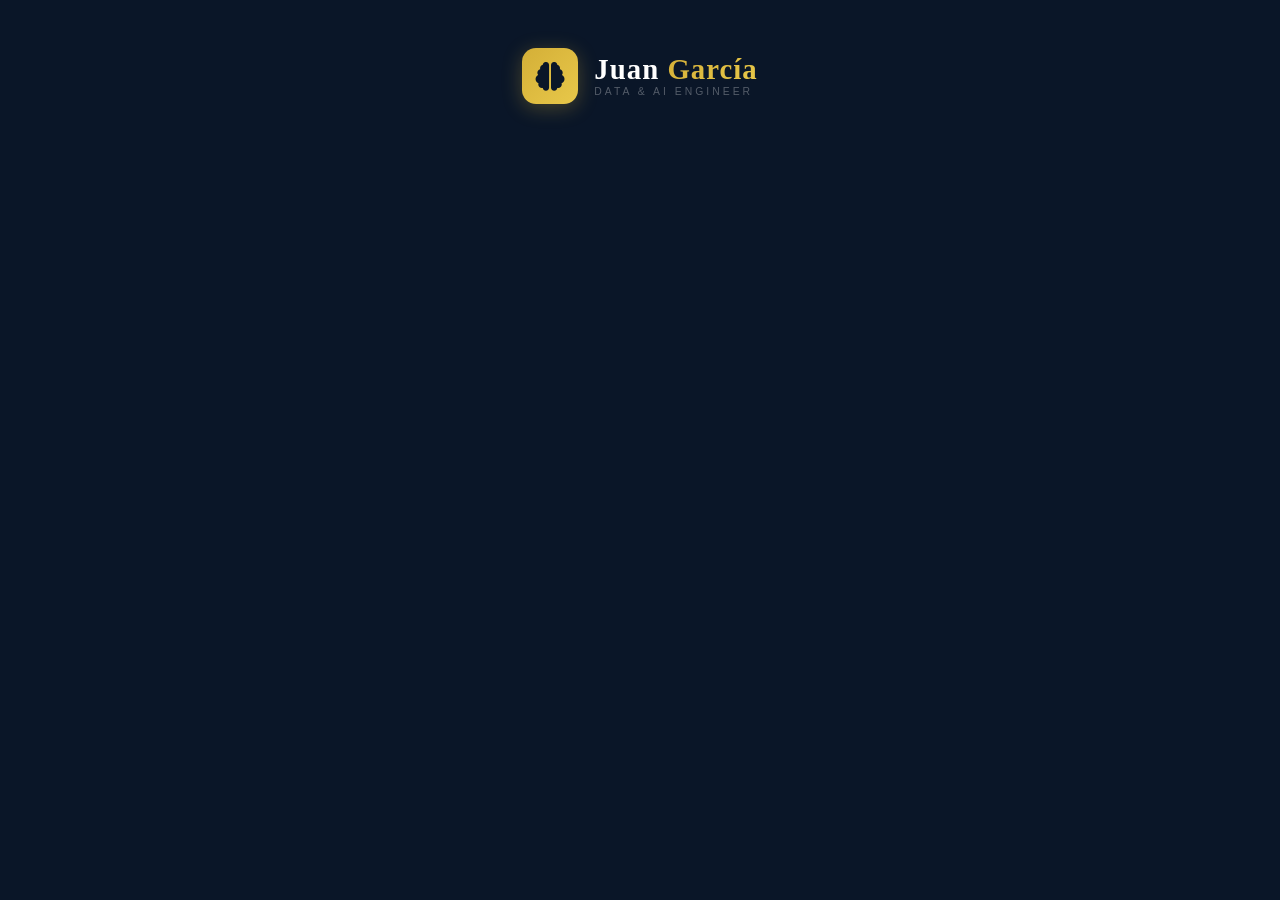
<file: deepseek_html_20260713_1e55b7.html>
<!DOCTYPE html>
<html>
<head>
<link rel="stylesheet" href="https://cdnjs.cloudflare.com/ajax/libs/font-awesome/6.5.0/css/all.min.css">
<style>
.logo {
    display: flex;
    align-items: center;
    gap: 16px;
    text-decoration: none;
    font-family: 'Georgia', serif;
}
.logo-icon {
    width: 56px;
    height: 56px;
    background: linear-gradient(135deg, #D4AF37, #E8C84A);
    border-radius: 14px;
    display: flex;
    align-items: center;
    justify-content: center;
    font-size: 1.8rem;
    color: #0A1628;
    box-shadow: 0 4px 20px rgba(212, 175, 55, 0.3);
    transition: transform 0.3s;
}
.logo-icon:hover {
    transform: rotate(-8deg) scale(1.05);
}
.logo-text {
    display: flex;
    flex-direction: column;
}
.logo-text .name {
    font-size: 1.8rem;
    font-weight: 700;
    color: #FFFFFF;
    line-height: 1;
    letter-spacing: 1px;
}
.logo-text .name .highlight {
    background: linear-gradient(135deg, #D4AF37, #E8C84A);
    -webkit-background-clip: text;
    -webkit-text-fill-color: transparent;
}
.logo-text .subtitle {
    font-size: 0.65rem;
    color: rgba(255,255,255,0.3);
    letter-spacing: 3px;
    text-transform: uppercase;
    font-family: Arial, sans-serif;
    font-weight: 300;
    margin-top: 2px;
}
</style>
</head>
<body style="background: #0A1628; padding: 40px; display: flex; justify-content: center;">

<!-- LOGOTIPO CON ICONO -->
<a href="#" class="logo">
    <div class="logo-icon">
        <i class="fas fa-brain"></i>
    </div>
    <div class="logo-text">
        <div class="name">Juan <span class="highlight">García</span></div>
        <div class="subtitle">Data & AI Engineer</div>
    </div>
</a>

</body>
</html>
</file>
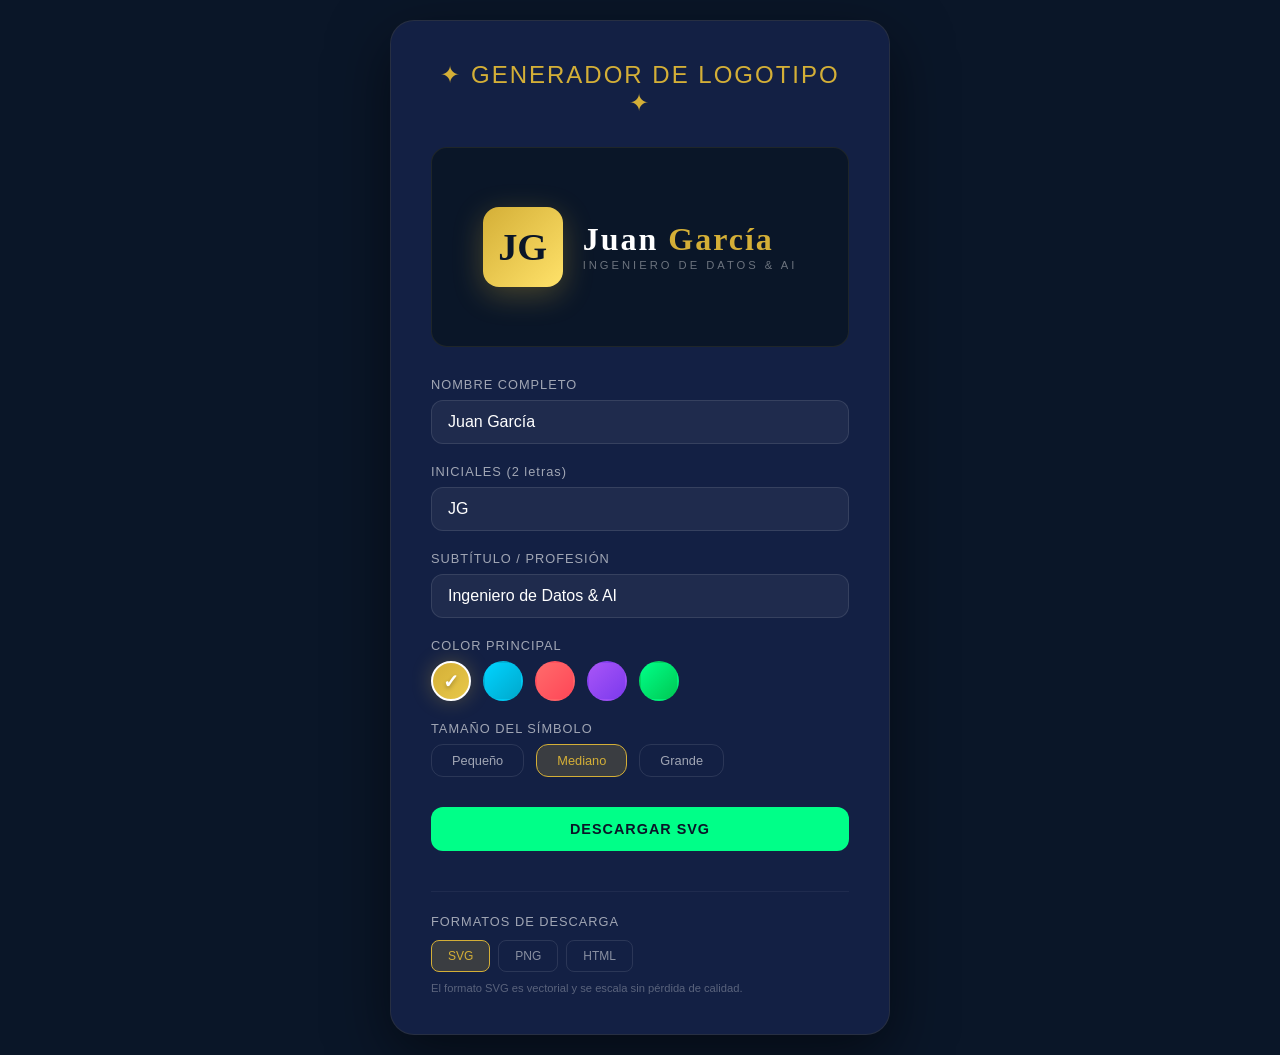
<file: deepseek_html_20260713_6271f0.html>
<!DOCTYPE html>
<html lang="es">
<head>
    <meta charset="UTF-8">
    <meta name="viewport" content="width=device-width, initial-scale=1.0">
    <title>Generador de Logotipo</title>
    <style>
        * {
            margin: 0;
            padding: 0;
            box-sizing: border-box;
        }
        body {
            font-family: 'Arial', sans-serif;
            background: #0A1628;
            display: flex;
            justify-content: center;
            align-items: center;
            min-height: 100vh;
            padding: 20px;
        }
        .container {
            background: #132044;
            border-radius: 24px;
            padding: 40px;
            max-width: 500px;
            width: 100%;
            box-shadow: 0 20px 60px rgba(0,0,0,0.5);
            border: 1px solid rgba(212, 175, 55, 0.1);
        }
        h1 {
            color: #D4AF37;
            font-size: 1.5rem;
            text-align: center;
            margin-bottom: 30px;
            font-weight: 300;
            letter-spacing: 2px;
        }
        .logo-preview {
            display: flex;
            justify-content: center;
            margin-bottom: 30px;
            padding: 30px;
            background: #0A1628;
            border-radius: 16px;
            border: 1px solid rgba(212, 175, 55, 0.1);
            min-height: 200px;
            align-items: center;
        }
        .logo-display {
            display: flex;
            align-items: center;
            gap: 20px;
        }
        .logo-symbol {
            width: 80px;
            height: 80px;
            border-radius: 16px;
            background: linear-gradient(135deg, #D4AF37, #E8C84A);
            display: flex;
            align-items: center;
            justify-content: center;
            font-size: 2.5rem;
            font-weight: 900;
            color: #0A1628;
            font-family: 'Georgia', serif;
            box-shadow: 0 8px 30px rgba(212, 175, 55, 0.3);
            position: relative;
        }
        .logo-symbol::after {
            content: '';
            position: absolute;
            inset: -4px;
            border-radius: 20px;
            background: linear-gradient(135deg, rgba(212, 175, 55, 0.3), transparent);
            z-index: -1;
        }
        .logo-text {
            display: flex;
            flex-direction: column;
        }
        .logo-text .name {
            font-family: 'Georgia', serif;
            font-size: 2rem;
            font-weight: 700;
            color: #FFFFFF;
            letter-spacing: 2px;
            line-height: 1;
        }
        .logo-text .name span {
            color: #D4AF37;
        }
        .logo-text .subtitle {
            font-size: 0.7rem;
            color: rgba(255,255,255,0.4);
            letter-spacing: 3px;
            text-transform: uppercase;
            margin-top: 4px;
            font-weight: 300;
        }
        .controls {
            display: flex;
            flex-direction: column;
            gap: 20px;
        }
        .control-group {
            display: flex;
            flex-direction: column;
            gap: 8px;
        }
        .control-group label {
            color: rgba(255,255,255,0.6);
            font-size: 0.8rem;
            letter-spacing: 1px;
            font-weight: 300;
        }
        .control-group input[type="text"] {
            padding: 12px 16px;
            border-radius: 12px;
            border: 1px solid rgba(255,255,255,0.1);
            background: rgba(255,255,255,0.05);
            color: #FFFFFF;
            font-size: 1rem;
            transition: all 0.3s;
        }
        .control-group input[type="text"]:focus {
            outline: none;
            border-color: #D4AF37;
            box-shadow: 0 0 0 4px rgba(212, 175, 55, 0.1);
        }
        .btn-group {
            display: flex;
            gap: 12px;
            margin-top: 10px;
        }
        .btn {
            flex: 1;
            padding: 14px;
            border: none;
            border-radius: 12px;
            font-size: 0.9rem;
            font-weight: 600;
            cursor: pointer;
            transition: all 0.3s;
            text-transform: uppercase;
            letter-spacing: 1px;
        }
        .btn-primary {
            background: linear-gradient(135deg, #D4AF37, #E8C84A);
            color: #0A1628;
        }
        .btn-primary:hover {
            transform: translateY(-2px);
            box-shadow: 0 8px 30px rgba(212, 175, 55, 0.3);
        }
        .btn-secondary {
            background: rgba(255,255,255,0.05);
            color: #FFFFFF;
            border: 1px solid rgba(255,255,255,0.1);
        }
        .btn-secondary:hover {
            background: rgba(255,255,255,0.1);
        }
        .btn-success {
            background: #00FF88;
            color: #0A1628;
        }
        .btn-success:hover {
            transform: translateY(-2px);
            box-shadow: 0 8px 30px rgba(0, 255, 136, 0.3);
        }
        .color-options {
            display: flex;
            gap: 12px;
            flex-wrap: wrap;
        }
        .color-option {
            width: 40px;
            height: 40px;
            border-radius: 50%;
            border: 2px solid transparent;
            cursor: pointer;
            transition: all 0.3s;
            position: relative;
        }
        .color-option:hover {
            transform: scale(1.1);
        }
        .color-option.active {
            border-color: #FFFFFF;
            box-shadow: 0 0 20px rgba(212, 175, 55, 0.3);
        }
        .color-option.active::after {
            content: '✓';
            position: absolute;
            top: 50%;
            left: 50%;
            transform: translate(-50%, -50%);
            color: white;
            font-size: 1.2rem;
            font-weight: bold;
            text-shadow: 0 2px 4px rgba(0,0,0,0.3);
        }
        .color-option.gold { background: linear-gradient(135deg, #D4AF37, #E8C84A); }
        .color-option.blue { background: linear-gradient(135deg, #00D4FF, #00A8CC); }
        .color-option.rose { background: linear-gradient(135deg, #FF6B6B, #FF4757); }
        .color-option.purple { background: linear-gradient(135deg, #A855F7, #7C3AED); }
        .color-option.green { background: linear-gradient(135deg, #00FF88, #00C853); }
        
        .size-options {
            display: flex;
            gap: 12px;
        }
        .size-option {
            padding: 8px 20px;
            border-radius: 12px;
            border: 1px solid rgba(255,255,255,0.1);
            background: transparent;
            color: rgba(255,255,255,0.6);
            cursor: pointer;
            transition: all 0.3s;
            font-size: 0.8rem;
        }
        .size-option:hover {
            background: rgba(255,255,255,0.05);
        }
        .size-option.active {
            background: rgba(212, 175, 55, 0.2);
            border-color: #D4AF37;
            color: #D4AF37;
        }
        
        .download-section {
            margin-top: 20px;
            padding-top: 20px;
            border-top: 1px solid rgba(255,255,255,0.05);
        }
        .format-options {
            display: flex;
            gap: 8px;
            margin: 10px 0;
        }
        .format-btn {
            padding: 8px 16px;
            border: 1px solid rgba(255,255,255,0.1);
            border-radius: 8px;
            background: transparent;
            color: rgba(255,255,255,0.5);
            cursor: pointer;
            font-size: 0.75rem;
            transition: all 0.3s;
        }
        .format-btn:hover {
            border-color: #D4AF37;
            color: #D4AF37;
        }
        .format-btn.active {
            background: rgba(212, 175, 55, 0.2);
            border-color: #D4AF37;
            color: #D4AF37;
        }
        
        @media (max-width: 480px) {
            .container { padding: 20px; }
            .logo-text .name { font-size: 1.5rem; }
            .logo-symbol { width: 60px; height: 60px; font-size: 2rem; }
            .btn-group { flex-direction: column; }
        }
    </style>
</head>
<body>
    <div class="container">
        <h1>✦ GENERADOR DE LOGOTIPO ✦</h1>
        
        <div class="logo-preview">
            <div class="logo-display" id="logoDisplay">
                <div class="logo-symbol" id="logoSymbol">JG</div>
                <div class="logo-text">
                    <div class="name" id="logoName">Juan <span>García</span></div>
                    <div class="subtitle" id="logoSubtitle">Ingeniero de Datos & AI</div>
                </div>
            </div>
        </div>
        
        <div class="controls">
            <div class="control-group">
                <label>NOMBRE COMPLETO</label>
                <input type="text" id="nameInput" value="Juan García" placeholder="Tu nombre completo">
            </div>
            
            <div class="control-group">
                <label>INICIALES (2 letras)</label>
                <input type="text" id="initialsInput" value="JG" maxlength="2" placeholder="JG" style="text-transform: uppercase;">
            </div>
            
            <div class="control-group">
                <label>SUBTÍTULO / PROFESIÓN</label>
                <input type="text" id="subtitleInput" value="Ingeniero de Datos & AI" placeholder="Tu profesión">
            </div>
            
            <div class="control-group">
                <label>COLOR PRINCIPAL</label>
                <div class="color-options" id="colorOptions">
                    <div class="color-option active" data-color="gold" style="background: linear-gradient(135deg, #D4AF37, #E8C84A);"></div>
                    <div class="color-option" data-color="blue" style="background: linear-gradient(135deg, #00D4FF, #00A8CC);"></div>
                    <div class="color-option" data-color="rose" style="background: linear-gradient(135deg, #FF6B6B, #FF4757);"></div>
                    <div class="color-option" data-color="purple" style="background: linear-gradient(135deg, #A855F7, #7C3AED);"></div>
                    <div class="color-option" data-color="green" style="background: linear-gradient(135deg, #00FF88, #00C853);"></div>
                </div>
            </div>
            
            <div class="control-group">
                <label>TAMAÑO DEL SÍMBOLO</label>
                <div class="size-options" id="sizeOptions">
                    <div class="size-option" data-size="small">Pequeño</div>
                    <div class="size-option active" data-size="medium">Mediano</div>
                    <div class="size-option" data-size="large">Grande</div>
                </div>
            </div>
            
            <div class="btn-group">
                <button class="btn btn-success" id="downloadLogoBtn">
                    <i class="fas fa-download"></i> DESCARGAR SVG
                </button>
            </div>
            
            <div class="download-section">
                <label style="color: rgba(255,255,255,0.6); font-size: 0.8rem; letter-spacing: 1px;">FORMATOS DE DESCARGA</label>
                <div class="format-options">
                    <button class="format-btn active" data-format="svg">SVG</button>
                    <button class="format-btn" data-format="png">PNG</button>
                    <button class="format-btn" data-format="html">HTML</button>
                </div>
                <p style="color: rgba(255,255,255,0.3); font-size: 0.7rem; margin-top: 8px;">
                    El formato SVG es vectorial y se escala sin pérdida de calidad.
                </p>
            </div>
        </div>
    </div>

    <script>
        // DOM Elements
        const nameInput = document.getElementById('nameInput');
        const initialsInput = document.getElementById('initialsInput');
        const subtitleInput = document.getElementById('subtitleInput');
        const logoSymbol = document.getElementById('logoSymbol');
        const logoName = document.getElementById('logoName');
        const logoSubtitle = document.getElementById('logoSubtitle');
        const logoDisplay = document.getElementById('logoDisplay');
        const colorOptions = document.querySelectorAll('.color-option');
        const sizeOptions = document.querySelectorAll('.size-option');
        const formatBtns = document.querySelectorAll('.format-btn');
        
        let selectedColor = '#D4AF37';
        let selectedSize = 'medium';
        let selectedFormat = 'svg';
        
        // Update logo in real-time
        function updateLogo() {
            const name = nameInput.value || 'Tu Nombre';
            const initials = initialsInput.value.toUpperCase() || 'TN';
            const subtitle = subtitleInput.value || 'Tu Profesión';
            
            // Update symbol
            logoSymbol.textContent = initials;
            
            // Update name with color span
            const nameParts = name.split(' ');
            let firstName = nameParts[0] || 'Tu';
            let lastName = nameParts.slice(1).join(' ') || 'Nombre';
            
            if (nameParts.length === 1) {
                firstName = name;
                lastName = '';
            }
            
            logoName.innerHTML = `${firstName} ${lastName ? `<span>${lastName}</span>` : ''}`;
            
            // Update subtitle
            logoSubtitle.textContent = subtitle;
            
            // Update symbol color
            logoSymbol.style.background = `linear-gradient(135deg, ${selectedColor}, ${lightenColor(selectedColor, 20)})`;
            
            // Update size
            const sizes = {
                small: { symbol: '60px', text: '1.5rem', gap: '12px' },
                medium: { symbol: '80px', text: '2rem', gap: '20px' },
                large: { symbol: '100px', text: '2.5rem', gap: '25px' }
            };
            
            const size = sizes[selectedSize];
            logoSymbol.style.width = size.symbol;
            logoSymbol.style.height = size.symbol;
            logoSymbol.style.fontSize = `calc(${size.text} * 1.2)`;
            logoName.style.fontSize = size.text;
            logoDisplay.style.gap = size.gap;
        }
        
        // Helper: Lighten color
        function lightenColor(color, percent) {
            const num = parseInt(color.replace('#', ''), 16);
            const amt = Math.round(2.55 * percent);
            const R = Math.min(255, (num >> 16) + amt);
            const G = Math.min(255, ((num >> 8) & 0x00FF) + amt);
            const B = Math.min(255, (num & 0x0000FF) + amt);
            return `#${(1 << 24 | R << 16 | G << 8 | B).toString(16).slice(1)}`;
        }
        
        // Color selection
        colorOptions.forEach(option => {
            option.addEventListener('click', function() {
                colorOptions.forEach(opt => opt.classList.remove('active'));
                this.classList.add('active');
                const colorMap = {
                    gold: '#D4AF37',
                    blue: '#00D4FF',
                    rose: '#FF6B6B',
                    purple: '#A855F7',
                    green: '#00FF88'
                };
                selectedColor = colorMap[this.dataset.color] || '#D4AF37';
                updateLogo();
            });
        });
        
        // Size selection
        sizeOptions.forEach(option => {
            option.addEventListener('click', function() {
                sizeOptions.forEach(opt => opt.classList.remove('active'));
                this.classList.add('active');
                selectedSize = this.dataset.size;
                updateLogo();
            });
        });
        
        // Format selection
        formatBtns.forEach(btn => {
            btn.addEventListener('click', function() {
                formatBtns.forEach(b => b.classList.remove('active'));
                this.classList.add('active');
                selectedFormat = this.dataset.format;
            });
        });
        
        // Input events
        nameInput.addEventListener('input', updateLogo);
        initialsInput.addEventListener('input', function() {
            this.value = this.value.toUpperCase().slice(0, 2);
            updateLogo();
        });
        subtitleInput.addEventListener('input', updateLogo);
        
        // Download logo
        document.getElementById('downloadLogoBtn').addEventListener('click', function() {
            const name = nameInput.value || 'Logo';
            const format = selectedFormat;
            
            if (format === 'svg') {
                downloadSVG();
            } else if (format === 'png') {
                downloadPNG();
            } else {
                downloadHTML();
            }
        });
        
        // Generate SVG
        function generateSVG() {
            const name = nameInput.value || 'Tu Nombre';
            const initials = initialsInput.value.toUpperCase() || 'TN';
            const subtitle = subtitleInput.value || 'Tu Profesión';
            const nameParts = name.split(' ');
            const firstName = nameParts[0] || 'Tu';
            const lastName = nameParts.slice(1).join(' ') || 'Nombre';
            
            const size = {
                small: { symbol: 60, text: 24, gap: 12 },
                medium: { symbol: 80, text: 32, gap: 20 },
                large: { symbol: 100, text: 40, gap: 25 }
            }[selectedSize];
            
            const symbolSize = size.symbol;
            const fontSize = size.text;
            const gap = size.gap;
            const totalWidth = symbolSize + gap + 300;
            const totalHeight = Math.max(symbolSize, fontSize * 1.5 + 30);
            
            return `<?xml version="1.0" encoding="UTF-8"?>
<svg width="${totalWidth}" height="${totalHeight}" xmlns="http://www.w3.org/2000/svg">
    <defs>
        <linearGradient id="logoGradient" x1="0%" y1="0%" x2="100%" y2="100%">
            <stop offset="0%" style="stop-color:${selectedColor};stop-opacity:1" />
            <stop offset="100%" style="stop-color:${lightenColor(selectedColor, 30)};stop-opacity:1" />
        </linearGradient>
        <filter id="glow">
            <feGaussianBlur stdDeviation="3" result="coloredBlur"/>
            <feMerge>
                <feMergeNode in="coloredBlur"/>
                <feMergeNode in="SourceGraphic"/>
            </feMerge>
        </filter>
    </defs>
    
    <!-- Background Circle -->
    <rect x="0" y="0" width="${symbolSize}" height="${symbolSize}" rx="${symbolSize / 6}" fill="url(#logoGradient)" filter="url(#glow)"/>
    
    <!-- Initials -->
    <text x="${symbolSize / 2}" y="${symbolSize / 2 + fontSize * 0.4}" 
          font-family="Georgia, serif" font-size="${symbolSize * 0.6}" 
          font-weight="900" fill="#0A1628" text-anchor="middle" dominant-baseline="middle">
        ${initials}
    </text>
    
    <!-- Name -->
    <text x="${symbolSize + gap}" y="${fontSize * 0.8}" 
          font-family="Georgia, serif" font-size="${fontSize}" 
          font-weight="700" fill="#FFFFFF">
        ${firstName}
    </text>
    <text x="${symbolSize + gap + firstName.length * fontSize * 0.6 + 4}" y="${fontSize * 0.8}" 
          font-family="Georgia, serif" font-size="${fontSize}" 
          font-weight="700" fill="${selectedColor}">
        ${lastName}
    </text>
    
    <!-- Subtitle -->
    <text x="${symbolSize + gap}" y="${fontSize * 1.8}" 
          font-family="Arial, sans-serif" font-size="${fontSize * 0.35}" 
          font-weight="300" fill="rgba(255,255,255,0.4)" letter-spacing="3">
        ${subtitle.toUpperCase()}
    </text>
</svg>`;
        }
        
        function downloadSVG() {
            const svgContent = generateSVG();
            const blob = new Blob([svgContent], { type: 'image/svg+xml' });
            const url = URL.createObjectURL(blob);
            downloadFile(url, 'logo.svg');
        }
        
        function downloadPNG() {
            const svgContent = generateSVG();
            const blob = new Blob([svgContent], { type: 'image/svg+xml' });
            const url = URL.createObjectURL(blob);
            
            const img = new Image();
            img.onload = function() {
                const canvas = document.createElement('canvas');
                canvas.width = img.width * 2;
                canvas.height = img.height * 2;
                const ctx = canvas.getContext('2d');
                ctx.scale(2, 2);
                ctx.drawImage(img, 0, 0);
                const pngUrl = canvas.toDataURL('image/png');
                downloadFile(pngUrl, 'logo.png');
                URL.revokeObjectURL(url);
            };
            img.src = url;
        }
        
        function downloadHTML() {
            const svgContent = generateSVG();
            const htmlContent = `<!DOCTYPE html>
<html>
<head>
    <meta charset="UTF-8">
    <title>Logo</title>
    <style>
        body { 
            margin: 0; 
            background: #0A1628; 
            display: flex; 
            justify-content: center; 
            align-items: center; 
            min-height: 100vh;
        }
    </style>
</head>
<body>
    ${svgContent}
</body>
</html>`;
            const blob = new Blob([htmlContent], { type: 'text/html' });
            const url = URL.createObjectURL(blob);
            downloadFile(url, 'logo.html');
        }
        
        function downloadFile(url, filename) {
            const link = document.createElement('a');
            link.href = url;
            link.download = filename;
            document.body.appendChild(link);
            link.click();
            document.body.removeChild(link);
            setTimeout(() => URL.revokeObjectURL(url), 1000);
        }
        
        // Initialize
        updateLogo();
    </script>
</body>
</html>
</file>
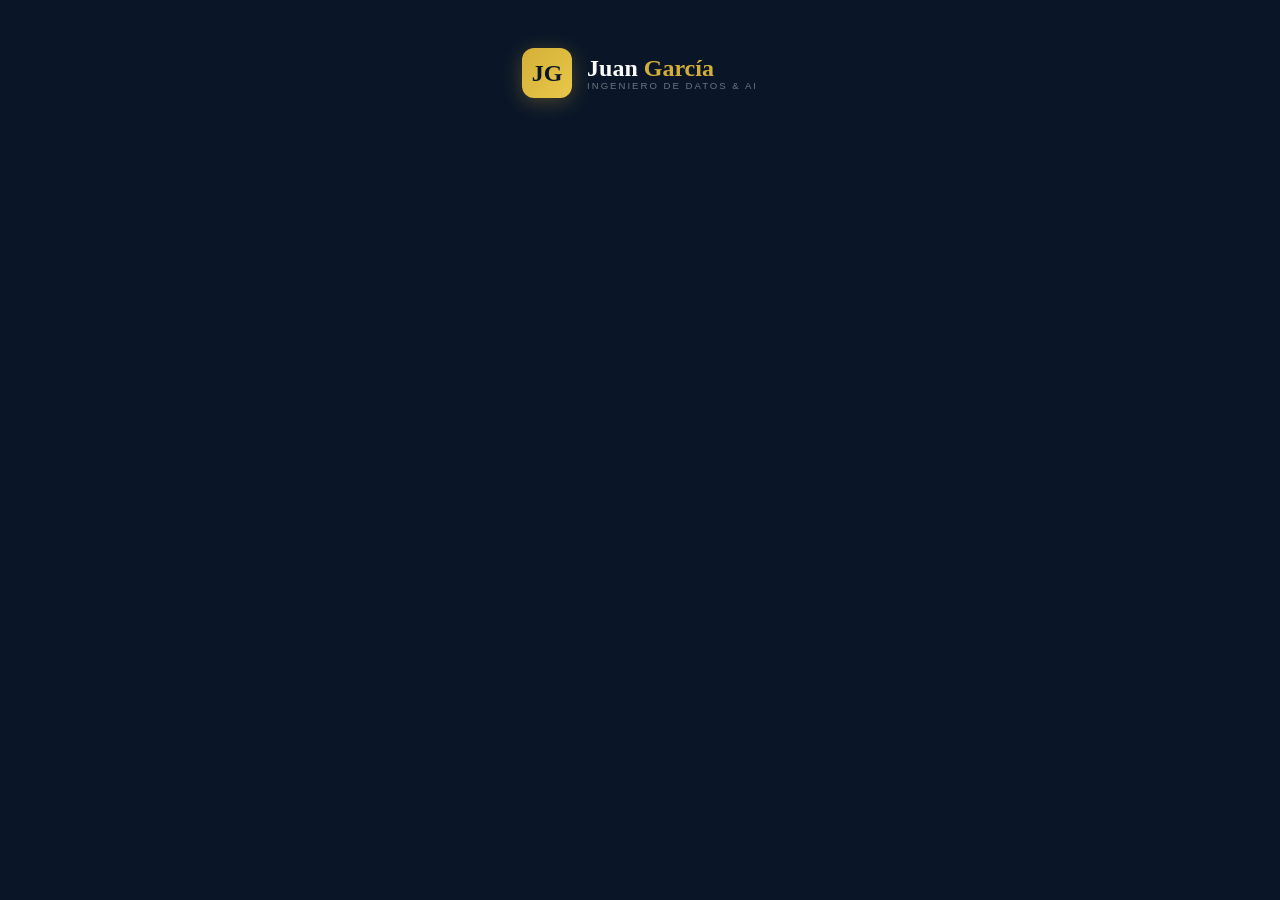
<file: deepseek_html_20260713_808fb6.html>
<!DOCTYPE html>
<html>
<head>
<style>
.logo {
    display: flex;
    align-items: center;
    gap: 15px;
    text-decoration: none;
    font-family: 'Georgia', serif;
}
.logo-symbol {
    width: 50px;
    height: 50px;
    background: linear-gradient(135deg, #D4AF37, #E8C84A);
    border-radius: 12px;
    display: flex;
    align-items: center;
    justify-content: center;
    font-size: 1.5rem;
    font-weight: 900;
    color: #0A1628;
    box-shadow: 0 4px 20px rgba(212, 175, 55, 0.3);
}
.logo-text {
    display: flex;
    flex-direction: column;
}
.logo-text .name {
    font-size: 1.5rem;
    font-weight: 700;
    color: #FFFFFF;
    line-height: 1;
}
.logo-text .name span {
    color: #D4AF37;
}
.logo-text .subtitle {
    font-size: 0.6rem;
    color: rgba(255,255,255,0.4);
    letter-spacing: 2px;
    text-transform: uppercase;
    font-family: Arial, sans-serif;
}
</style>
</head>
<body style="background: #0A1628; padding: 40px; display: flex; justify-content: center;">

<!-- LOGOTIPO -->
<a href="#" class="logo">
    <div class="logo-symbol">JG</div>
    <div class="logo-text">
        <div class="name">Juan <span>García</span></div>
        <div class="subtitle">Ingeniero de Datos & AI</div>
    </div>
</a>

</body>
</html>
</file>
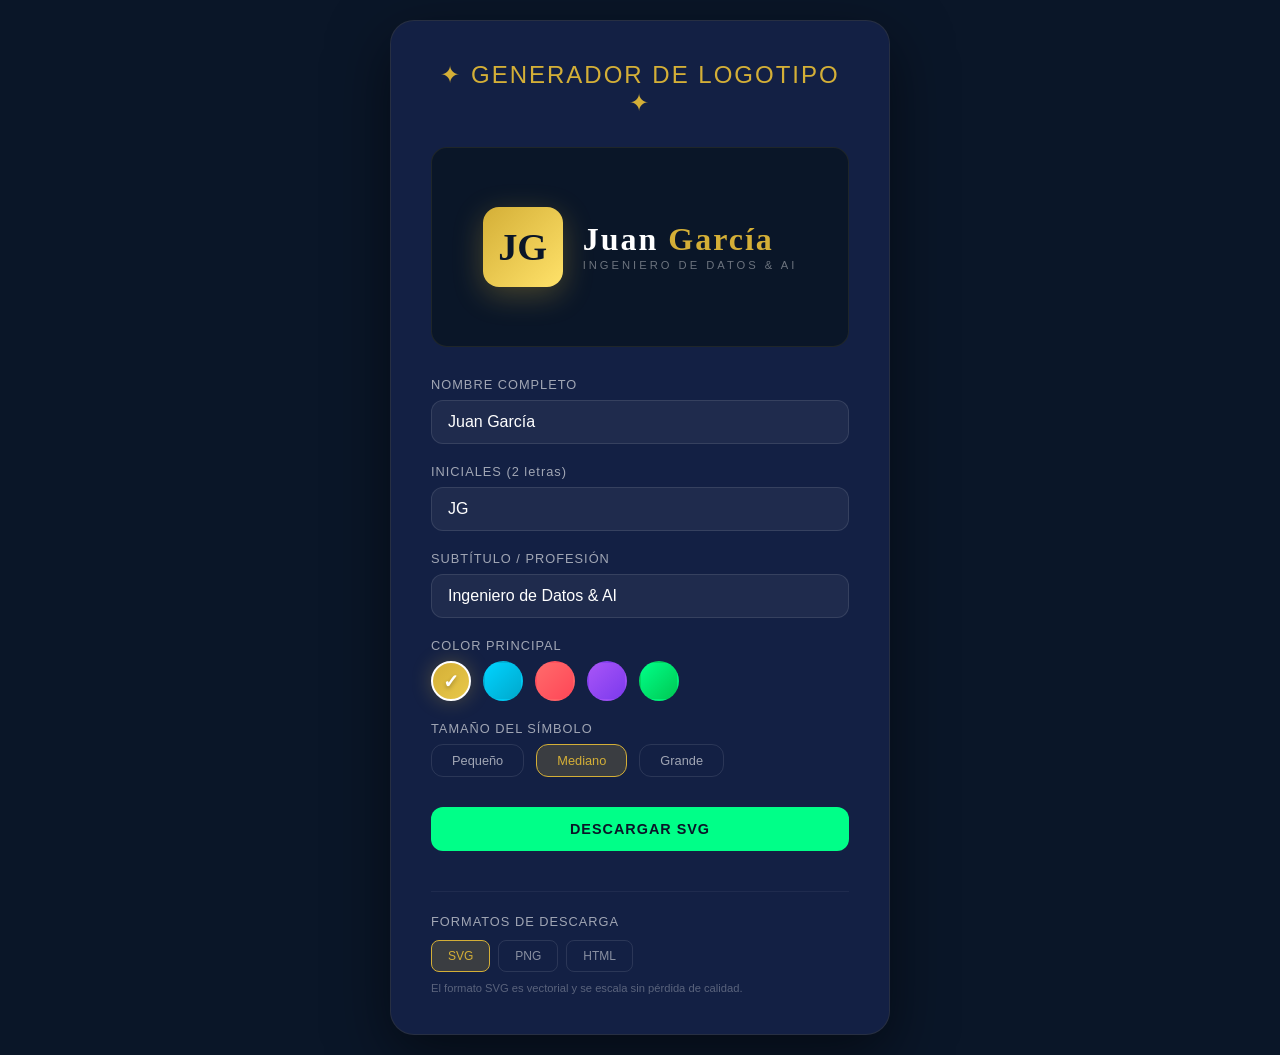
<file: html_20260713_6271f0.html>
<!DOCTYPE html>
<html lang="es">
<head>
    <meta charset="UTF-8">
    <meta name="viewport" content="width=device-width, initial-scale=1.0">
    <title>Generador de Logotipo</title>
    <style>
        * {
            margin: 0;
            padding: 0;
            box-sizing: border-box;
        }
        body {
            font-family: 'Arial', sans-serif;
            background: #0A1628;
            display: flex;
            justify-content: center;
            align-items: center;
            min-height: 100vh;
            padding: 20px;
        }
        .container {
            background: #132044;
            border-radius: 24px;
            padding: 40px;
            max-width: 500px;
            width: 100%;
            box-shadow: 0 20px 60px rgba(0,0,0,0.5);
            border: 1px solid rgba(212, 175, 55, 0.1);
        }
        h1 {
            color: #D4AF37;
            font-size: 1.5rem;
            text-align: center;
            margin-bottom: 30px;
            font-weight: 300;
            letter-spacing: 2px;
        }
        .logo-preview {
            display: flex;
            justify-content: center;
            margin-bottom: 30px;
            padding: 30px;
            background: #0A1628;
            border-radius: 16px;
            border: 1px solid rgba(212, 175, 55, 0.1);
            min-height: 200px;
            align-items: center;
        }
        .logo-display {
            display: flex;
            align-items: center;
            gap: 20px;
        }
        .logo-symbol {
            width: 80px;
            height: 80px;
            border-radius: 16px;
            background: linear-gradient(135deg, #D4AF37, #E8C84A);
            display: flex;
            align-items: center;
            justify-content: center;
            font-size: 2.5rem;
            font-weight: 900;
            color: #0A1628;
            font-family: 'Georgia', serif;
            box-shadow: 0 8px 30px rgba(212, 175, 55, 0.3);
            position: relative;
        }
        .logo-symbol::after {
            content: '';
            position: absolute;
            inset: -4px;
            border-radius: 20px;
            background: linear-gradient(135deg, rgba(212, 175, 55, 0.3), transparent);
            z-index: -1;
        }
        .logo-text {
            display: flex;
            flex-direction: column;
        }
        .logo-text .name {
            font-family: 'Georgia', serif;
            font-size: 2rem;
            font-weight: 700;
            color: #FFFFFF;
            letter-spacing: 2px;
            line-height: 1;
        }
        .logo-text .name span {
            color: #D4AF37;
        }
        .logo-text .subtitle {
            font-size: 0.7rem;
            color: rgba(255,255,255,0.4);
            letter-spacing: 3px;
            text-transform: uppercase;
            margin-top: 4px;
            font-weight: 300;
        }
        .controls {
            display: flex;
            flex-direction: column;
            gap: 20px;
        }
        .control-group {
            display: flex;
            flex-direction: column;
            gap: 8px;
        }
        .control-group label {
            color: rgba(255,255,255,0.6);
            font-size: 0.8rem;
            letter-spacing: 1px;
            font-weight: 300;
        }
        .control-group input[type="text"] {
            padding: 12px 16px;
            border-radius: 12px;
            border: 1px solid rgba(255,255,255,0.1);
            background: rgba(255,255,255,0.05);
            color: #FFFFFF;
            font-size: 1rem;
            transition: all 0.3s;
        }
        .control-group input[type="text"]:focus {
            outline: none;
            border-color: #D4AF37;
            box-shadow: 0 0 0 4px rgba(212, 175, 55, 0.1);
        }
        .btn-group {
            display: flex;
            gap: 12px;
            margin-top: 10px;
        }
        .btn {
            flex: 1;
            padding: 14px;
            border: none;
            border-radius: 12px;
            font-size: 0.9rem;
            font-weight: 600;
            cursor: pointer;
            transition: all 0.3s;
            text-transform: uppercase;
            letter-spacing: 1px;
        }
        .btn-primary {
            background: linear-gradient(135deg, #D4AF37, #E8C84A);
            color: #0A1628;
        }
        .btn-primary:hover {
            transform: translateY(-2px);
            box-shadow: 0 8px 30px rgba(212, 175, 55, 0.3);
        }
        .btn-secondary {
            background: rgba(255,255,255,0.05);
            color: #FFFFFF;
            border: 1px solid rgba(255,255,255,0.1);
        }
        .btn-secondary:hover {
            background: rgba(255,255,255,0.1);
        }
        .btn-success {
            background: #00FF88;
            color: #0A1628;
        }
        .btn-success:hover {
            transform: translateY(-2px);
            box-shadow: 0 8px 30px rgba(0, 255, 136, 0.3);
        }
        .color-options {
            display: flex;
            gap: 12px;
            flex-wrap: wrap;
        }
        .color-option {
            width: 40px;
            height: 40px;
            border-radius: 50%;
            border: 2px solid transparent;
            cursor: pointer;
            transition: all 0.3s;
            position: relative;
        }
        .color-option:hover {
            transform: scale(1.1);
        }
        .color-option.active {
            border-color: #FFFFFF;
            box-shadow: 0 0 20px rgba(212, 175, 55, 0.3);
        }
        .color-option.active::after {
            content: '✓';
            position: absolute;
            top: 50%;
            left: 50%;
            transform: translate(-50%, -50%);
            color: white;
            font-size: 1.2rem;
            font-weight: bold;
            text-shadow: 0 2px 4px rgba(0,0,0,0.3);
        }
        .color-option.gold { background: linear-gradient(135deg, #D4AF37, #E8C84A); }
        .color-option.blue { background: linear-gradient(135deg, #00D4FF, #00A8CC); }
        .color-option.rose { background: linear-gradient(135deg, #FF6B6B, #FF4757); }
        .color-option.purple { background: linear-gradient(135deg, #A855F7, #7C3AED); }
        .color-option.green { background: linear-gradient(135deg, #00FF88, #00C853); }
        
        .size-options {
            display: flex;
            gap: 12px;
        }
        .size-option {
            padding: 8px 20px;
            border-radius: 12px;
            border: 1px solid rgba(255,255,255,0.1);
            background: transparent;
            color: rgba(255,255,255,0.6);
            cursor: pointer;
            transition: all 0.3s;
            font-size: 0.8rem;
        }
        .size-option:hover {
            background: rgba(255,255,255,0.05);
        }
        .size-option.active {
            background: rgba(212, 175, 55, 0.2);
            border-color: #D4AF37;
            color: #D4AF37;
        }
        
        .download-section {
            margin-top: 20px;
            padding-top: 20px;
            border-top: 1px solid rgba(255,255,255,0.05);
        }
        .format-options {
            display: flex;
            gap: 8px;
            margin: 10px 0;
        }
        .format-btn {
            padding: 8px 16px;
            border: 1px solid rgba(255,255,255,0.1);
            border-radius: 8px;
            background: transparent;
            color: rgba(255,255,255,0.5);
            cursor: pointer;
            font-size: 0.75rem;
            transition: all 0.3s;
        }
        .format-btn:hover {
            border-color: #D4AF37;
            color: #D4AF37;
        }
        .format-btn.active {
            background: rgba(212, 175, 55, 0.2);
            border-color: #D4AF37;
            color: #D4AF37;
        }
        
        @media (max-width: 480px) {
            .container { padding: 20px; }
            .logo-text .name { font-size: 1.5rem; }
            .logo-symbol { width: 60px; height: 60px; font-size: 2rem; }
            .btn-group { flex-direction: column; }
        }
    </style>
</head>
<body>
    <div class="container">
        <h1>✦ GENERADOR DE LOGOTIPO ✦</h1>
        
        <div class="logo-preview">
            <div class="logo-display" id="logoDisplay">
                <div class="logo-symbol" id="logoSymbol">JG</div>
                <div class="logo-text">
                    <div class="name" id="logoName">Juan <span>García</span></div>
                    <div class="subtitle" id="logoSubtitle">Ingeniero de Datos & AI</div>
                </div>
            </div>
        </div>
        
        <div class="controls">
            <div class="control-group">
                <label>NOMBRE COMPLETO</label>
                <input type="text" id="nameInput" value="Juan García" placeholder="Tu nombre completo">
            </div>
            
            <div class="control-group">
                <label>INICIALES (2 letras)</label>
                <input type="text" id="initialsInput" value="JG" maxlength="2" placeholder="JG" style="text-transform: uppercase;">
            </div>
            
            <div class="control-group">
                <label>SUBTÍTULO / PROFESIÓN</label>
                <input type="text" id="subtitleInput" value="Ingeniero de Datos & AI" placeholder="Tu profesión">
            </div>
            
            <div class="control-group">
                <label>COLOR PRINCIPAL</label>
                <div class="color-options" id="colorOptions">
                    <div class="color-option active" data-color="gold" style="background: linear-gradient(135deg, #D4AF37, #E8C84A);"></div>
                    <div class="color-option" data-color="blue" style="background: linear-gradient(135deg, #00D4FF, #00A8CC);"></div>
                    <div class="color-option" data-color="rose" style="background: linear-gradient(135deg, #FF6B6B, #FF4757);"></div>
                    <div class="color-option" data-color="purple" style="background: linear-gradient(135deg, #A855F7, #7C3AED);"></div>
                    <div class="color-option" data-color="green" style="background: linear-gradient(135deg, #00FF88, #00C853);"></div>
                </div>
            </div>
            
            <div class="control-group">
                <label>TAMAÑO DEL SÍMBOLO</label>
                <div class="size-options" id="sizeOptions">
                    <div class="size-option" data-size="small">Pequeño</div>
                    <div class="size-option active" data-size="medium">Mediano</div>
                    <div class="size-option" data-size="large">Grande</div>
                </div>
            </div>
            
            <div class="btn-group">
                <button class="btn btn-success" id="downloadLogoBtn">
                    <i class="fas fa-download"></i> DESCARGAR SVG
                </button>
            </div>
            
            <div class="download-section">
                <label style="color: rgba(255,255,255,0.6); font-size: 0.8rem; letter-spacing: 1px;">FORMATOS DE DESCARGA</label>
                <div class="format-options">
                    <button class="format-btn active" data-format="svg">SVG</button>
                    <button class="format-btn" data-format="png">PNG</button>
                    <button class="format-btn" data-format="html">HTML</button>
                </div>
                <p style="color: rgba(255,255,255,0.3); font-size: 0.7rem; margin-top: 8px;">
                    El formato SVG es vectorial y se escala sin pérdida de calidad.
                </p>
            </div>
        </div>
    </div>

    <script>
        // DOM Elements
        const nameInput = document.getElementById('nameInput');
        const initialsInput = document.getElementById('initialsInput');
        const subtitleInput = document.getElementById('subtitleInput');
        const logoSymbol = document.getElementById('logoSymbol');
        const logoName = document.getElementById('logoName');
        const logoSubtitle = document.getElementById('logoSubtitle');
        const logoDisplay = document.getElementById('logoDisplay');
        const colorOptions = document.querySelectorAll('.color-option');
        const sizeOptions = document.querySelectorAll('.size-option');
        const formatBtns = document.querySelectorAll('.format-btn');
        
        let selectedColor = '#D4AF37';
        let selectedSize = 'medium';
        let selectedFormat = 'svg';
        
        // Update logo in real-time
        function updateLogo() {
            const name = nameInput.value || 'Tu Nombre';
            const initials = initialsInput.value.toUpperCase() || 'TN';
            const subtitle = subtitleInput.value || 'Tu Profesión';
            
            // Update symbol
            logoSymbol.textContent = initials;
            
            // Update name with color span
            const nameParts = name.split(' ');
            let firstName = nameParts[0] || 'Tu';
            let lastName = nameParts.slice(1).join(' ') || 'Nombre';
            
            if (nameParts.length === 1) {
                firstName = name;
                lastName = '';
            }
            
            logoName.innerHTML = `${firstName} ${lastName ? `<span>${lastName}</span>` : ''}`;
            
            // Update subtitle
            logoSubtitle.textContent = subtitle;
            
            // Update symbol color
            logoSymbol.style.background = `linear-gradient(135deg, ${selectedColor}, ${lightenColor(selectedColor, 20)})`;
            
            // Update size
            const sizes = {
                small: { symbol: '60px', text: '1.5rem', gap: '12px' },
                medium: { symbol: '80px', text: '2rem', gap: '20px' },
                large: { symbol: '100px', text: '2.5rem', gap: '25px' }
            };
            
            const size = sizes[selectedSize];
            logoSymbol.style.width = size.symbol;
            logoSymbol.style.height = size.symbol;
            logoSymbol.style.fontSize = `calc(${size.text} * 1.2)`;
            logoName.style.fontSize = size.text;
            logoDisplay.style.gap = size.gap;
        }
        
        // Helper: Lighten color
        function lightenColor(color, percent) {
            const num = parseInt(color.replace('#', ''), 16);
            const amt = Math.round(2.55 * percent);
            const R = Math.min(255, (num >> 16) + amt);
            const G = Math.min(255, ((num >> 8) & 0x00FF) + amt);
            const B = Math.min(255, (num & 0x0000FF) + amt);
            return `#${(1 << 24 | R << 16 | G << 8 | B).toString(16).slice(1)}`;
        }
        
        // Color selection
        colorOptions.forEach(option => {
            option.addEventListener('click', function() {
                colorOptions.forEach(opt => opt.classList.remove('active'));
                this.classList.add('active');
                const colorMap = {
                    gold: '#D4AF37',
                    blue: '#00D4FF',
                    rose: '#FF6B6B',
                    purple: '#A855F7',
                    green: '#00FF88'
                };
                selectedColor = colorMap[this.dataset.color] || '#D4AF37';
                updateLogo();
            });
        });
        
        // Size selection
        sizeOptions.forEach(option => {
            option.addEventListener('click', function() {
                sizeOptions.forEach(opt => opt.classList.remove('active'));
                this.classList.add('active');
                selectedSize = this.dataset.size;
                updateLogo();
            });
        });
        
        // Format selection
        formatBtns.forEach(btn => {
            btn.addEventListener('click', function() {
                formatBtns.forEach(b => b.classList.remove('active'));
                this.classList.add('active');
                selectedFormat = this.dataset.format;
            });
        });
        
        // Input events
        nameInput.addEventListener('input', updateLogo);
        initialsInput.addEventListener('input', function() {
            this.value = this.value.toUpperCase().slice(0, 2);
            updateLogo();
        });
        subtitleInput.addEventListener('input', updateLogo);
        
        // Download logo
        document.getElementById('downloadLogoBtn').addEventListener('click', function() {
            const name = nameInput.value || 'Logo';
            const format = selectedFormat;
            
            if (format === 'svg') {
                downloadSVG();
            } else if (format === 'png') {
                downloadPNG();
            } else {
                downloadHTML();
            }
        });
        
        // Generate SVG
        function generateSVG() {
            const name = nameInput.value || 'Tu Nombre';
            const initials = initialsInput.value.toUpperCase() || 'TN';
            const subtitle = subtitleInput.value || 'Tu Profesión';
            const nameParts = name.split(' ');
            const firstName = nameParts[0] || 'Tu';
            const lastName = nameParts.slice(1).join(' ') || 'Nombre';
            
            const size = {
                small: { symbol: 60, text: 24, gap: 12 },
                medium: { symbol: 80, text: 32, gap: 20 },
                large: { symbol: 100, text: 40, gap: 25 }
            }[selectedSize];
            
            const symbolSize = size.symbol;
            const fontSize = size.text;
            const gap = size.gap;
            const totalWidth = symbolSize + gap + 300;
            const totalHeight = Math.max(symbolSize, fontSize * 1.5 + 30);
            
            return `<?xml version="1.0" encoding="UTF-8"?>
<svg width="${totalWidth}" height="${totalHeight}" xmlns="http://www.w3.org/2000/svg">
    <defs>
        <linearGradient id="logoGradient" x1="0%" y1="0%" x2="100%" y2="100%">
            <stop offset="0%" style="stop-color:${selectedColor};stop-opacity:1" />
            <stop offset="100%" style="stop-color:${lightenColor(selectedColor, 30)};stop-opacity:1" />
        </linearGradient>
        <filter id="glow">
            <feGaussianBlur stdDeviation="3" result="coloredBlur"/>
            <feMerge>
                <feMergeNode in="coloredBlur"/>
                <feMergeNode in="SourceGraphic"/>
            </feMerge>
        </filter>
    </defs>
    
    <!-- Background Circle -->
    <rect x="0" y="0" width="${symbolSize}" height="${symbolSize}" rx="${symbolSize / 6}" fill="url(#logoGradient)" filter="url(#glow)"/>
    
    <!-- Initials -->
    <text x="${symbolSize / 2}" y="${symbolSize / 2 + fontSize * 0.4}" 
          font-family="Georgia, serif" font-size="${symbolSize * 0.6}" 
          font-weight="900" fill="#0A1628" text-anchor="middle" dominant-baseline="middle">
        ${initials}
    </text>
    
    <!-- Name -->
    <text x="${symbolSize + gap}" y="${fontSize * 0.8}" 
          font-family="Georgia, serif" font-size="${fontSize}" 
          font-weight="700" fill="#FFFFFF">
        ${firstName}
    </text>
    <text x="${symbolSize + gap + firstName.length * fontSize * 0.6 + 4}" y="${fontSize * 0.8}" 
          font-family="Georgia, serif" font-size="${fontSize}" 
          font-weight="700" fill="${selectedColor}">
        ${lastName}
    </text>
    
    <!-- Subtitle -->
    <text x="${symbolSize + gap}" y="${fontSize * 1.8}" 
          font-family="Arial, sans-serif" font-size="${fontSize * 0.35}" 
          font-weight="300" fill="rgba(255,255,255,0.4)" letter-spacing="3">
        ${subtitle.toUpperCase()}
    </text>
</svg>`;
        }
        
        function downloadSVG() {
            const svgContent = generateSVG();
            const blob = new Blob([svgContent], { type: 'image/svg+xml' });
            const url = URL.createObjectURL(blob);
            downloadFile(url, 'logo.svg');
        }
        
        function downloadPNG() {
            const svgContent = generateSVG();
            const blob = new Blob([svgContent], { type: 'image/svg+xml' });
            const url = URL.createObjectURL(blob);
            
            const img = new Image();
            img.onload = function() {
                const canvas = document.createElement('canvas');
                canvas.width = img.width * 2;
                canvas.height = img.height * 2;
                const ctx = canvas.getContext('2d');
                ctx.scale(2, 2);
                ctx.drawImage(img, 0, 0);
                const pngUrl = canvas.toDataURL('image/png');
                downloadFile(pngUrl, 'logo.png');
                URL.revokeObjectURL(url);
            };
            img.src = url;
        }
        
        function downloadHTML() {
            const svgContent = generateSVG();
            const htmlContent = `<!DOCTYPE html>
<html>
<head>
    <meta charset="UTF-8">
    <title>Logo</title>
    <style>
        body { 
            margin: 0; 
            background: #0A1628; 
            display: flex; 
            justify-content: center; 
            align-items: center; 
            min-height: 100vh;
        }
    </style>
</head>
<body>
    ${svgContent}
</body>
</html>`;
            const blob = new Blob([htmlContent], { type: 'text/html' });
            const url = URL.createObjectURL(blob);
            downloadFile(url, 'logo.html');
        }
        
        function downloadFile(url, filename) {
            const link = document.createElement('a');
            link.href = url;
            link.download = filename;
            document.body.appendChild(link);
            link.click();
            document.body.removeChild(link);
            setTimeout(() => URL.revokeObjectURL(url), 1000);
        }
        
        // Initialize
        updateLogo();
    </script>
</body>
</html>
</file>
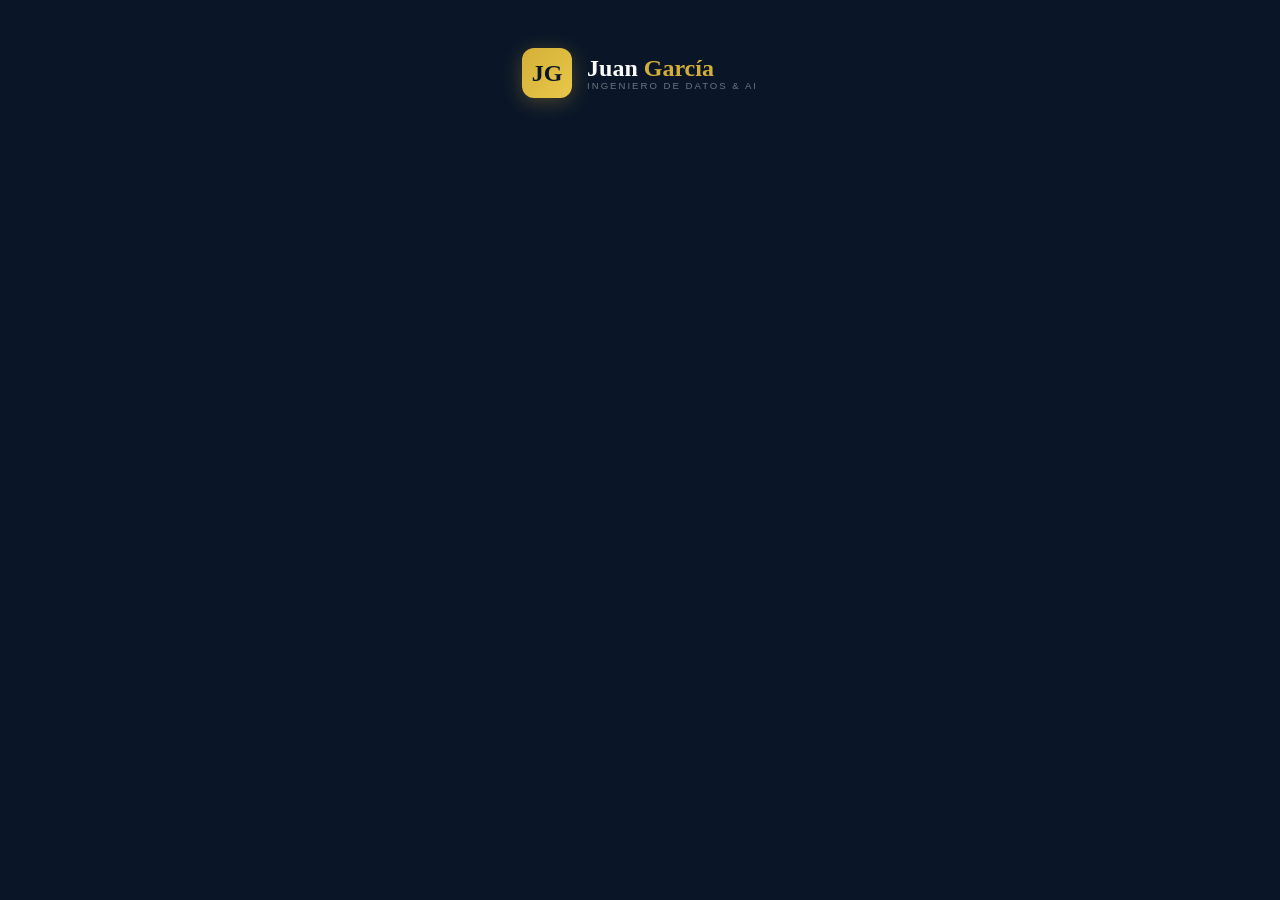
<file: html_20260713_808fb6.html>
<!DOCTYPE html>
<html>
<head>
<style>
.logo {
    display: flex;
    align-items: center;
    gap: 15px;
    text-decoration: none;
    font-family: 'Georgia', serif;
}
.logo-symbol {
    width: 50px;
    height: 50px;
    background: linear-gradient(135deg, #D4AF37, #E8C84A);
    border-radius: 12px;
    display: flex;
    align-items: center;
    justify-content: center;
    font-size: 1.5rem;
    font-weight: 900;
    color: #0A1628;
    box-shadow: 0 4px 20px rgba(212, 175, 55, 0.3);
}
.logo-text {
    display: flex;
    flex-direction: column;
}
.logo-text .name {
    font-size: 1.5rem;
    font-weight: 700;
    color: #FFFFFF;
    line-height: 1;
}
.logo-text .name span {
    color: #D4AF37;
}
.logo-text .subtitle {
    font-size: 0.6rem;
    color: rgba(255,255,255,0.4);
    letter-spacing: 2px;
    text-transform: uppercase;
    font-family: Arial, sans-serif;
}
</style>
</head>
<body style="background: #0A1628; padding: 40px; display: flex; justify-content: center;">

<!-- LOGOTIPO -->
<a href="#" class="logo">
    <div class="logo-symbol">JG</div>
    <div class="logo-text">
        <div class="name">Juan <span>García</span></div>
        <div class="subtitle">Ingeniero de Datos & AI</div>
    </div>
</a>

</body>
</html>
</file>
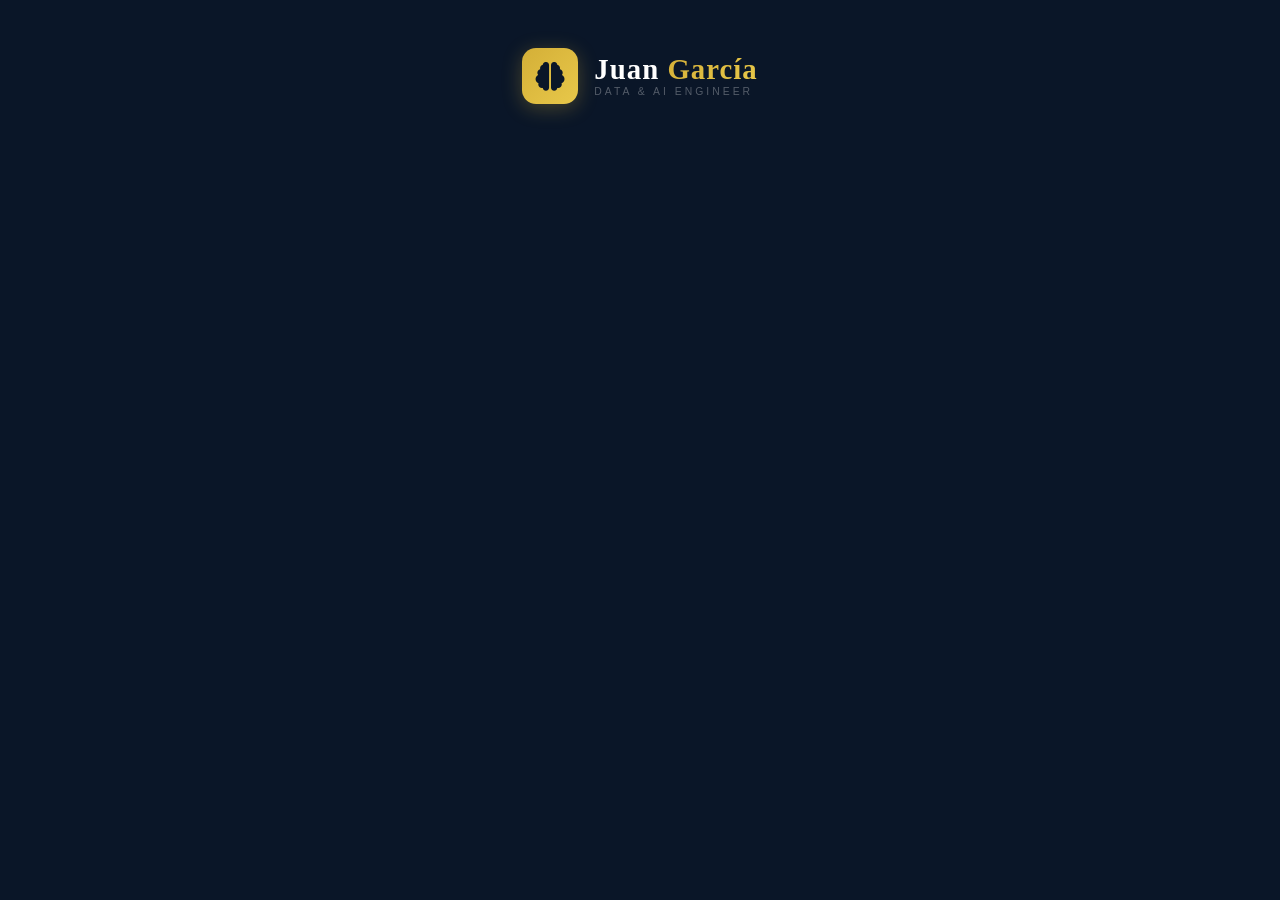
<file: Index20260713_1e55b7.html>
<!DOCTYPE html>
<html>
<head>
<link rel="stylesheet" href="https://cdnjs.cloudflare.com/ajax/libs/font-awesome/6.5.0/css/all.min.css">
<style>
.logo {
    display: flex;
    align-items: center;
    gap: 16px;
    text-decoration: none;
    font-family: 'Georgia', serif;
}
.logo-icon {
    width: 56px;
    height: 56px;
    background: linear-gradient(135deg, #D4AF37, #E8C84A);
    border-radius: 14px;
    display: flex;
    align-items: center;
    justify-content: center;
    font-size: 1.8rem;
    color: #0A1628;
    box-shadow: 0 4px 20px rgba(212, 175, 55, 0.3);
    transition: transform 0.3s;
}
.logo-icon:hover {
    transform: rotate(-8deg) scale(1.05);
}
.logo-text {
    display: flex;
    flex-direction: column;
}
.logo-text .name {
    font-size: 1.8rem;
    font-weight: 700;
    color: #FFFFFF;
    line-height: 1;
    letter-spacing: 1px;
}
.logo-text .name .highlight {
    background: linear-gradient(135deg, #D4AF37, #E8C84A);
    -webkit-background-clip: text;
    -webkit-text-fill-color: transparent;
}
.logo-text .subtitle {
    font-size: 0.65rem;
    color: rgba(255,255,255,0.3);
    letter-spacing: 3px;
    text-transform: uppercase;
    font-family: Arial, sans-serif;
    font-weight: 300;
    margin-top: 2px;
}
</style>
</head>
<body style="background: #0A1628; padding: 40px; display: flex; justify-content: center;">

<!-- LOGOTIPO CON ICONO -->
<a href="#" class="logo">
    <div class="logo-icon">
        <i class="fas fa-brain"></i>
    </div>
    <div class="logo-text">
        <div class="name">Juan <span class="highlight">García</span></div>
        <div class="subtitle">Data & AI Engineer</div>
    </div>
</a>

</body>
</html>
</file>
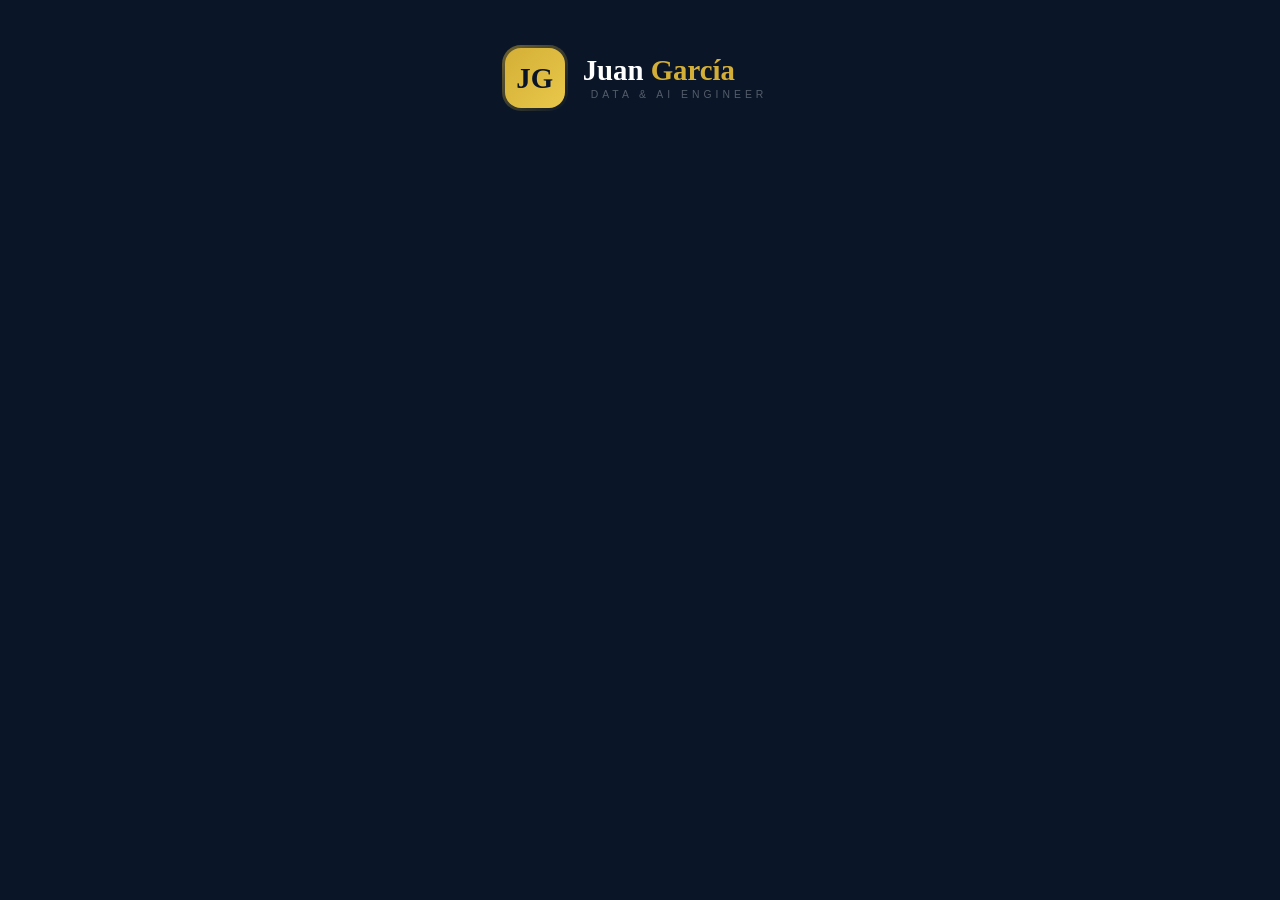
<file: Logo.html>
<!DOCTYPE html>
<html>
<head>
<style>
.logo {
    display: flex;
    align-items: center;
    gap: 18px;
    text-decoration: none;
    font-family: 'Georgia', serif;
    position: relative;
}
.logo-symbol {
    width: 60px;
    height: 60px;
    background: linear-gradient(135deg, #D4AF37, #E8C84A);
    border-radius: 16px;
    display: flex;
    align-items: center;
    justify-content: center;
    font-size: 1.8rem;
    font-weight: 900;
    color: #0A1628;
    position: relative;
    animation: float 3s ease-in-out infinite;
}
.logo-symbol::before {
    content: '';
    position: absolute;
    inset: -3px;
    border-radius: 19px;
    background: linear-gradient(135deg, #D4AF37, transparent);
    z-index: -1;
    opacity: 0.5;
    animation: pulse-border 2s ease-in-out infinite;
}
@keyframes float {
    0%, 100% { transform: translateY(0); }
    50% { transform: translateY(-5px); }
}
@keyframes pulse-border {
    0%, 100% { opacity: 0.3; transform: scale(1); }
    50% { opacity: 0.8; transform: scale(1.05); }
}
.logo-text {
    display: flex;
    flex-direction: column;
}
.logo-text .name {
    font-size: 1.8rem;
    font-weight: 700;
    color: #FFFFFF;
    line-height: 1;
    position: relative;
}
.logo-text .name span {
    color: #D4AF37;
    position: relative;
}
.logo-text .name span::after {
    content: '';
    position: absolute;
    bottom: 2px;
    left: 0;
    width: 100%;
    height: 2px;
    background: linear-gradient(90deg, #D4AF37, transparent);
    transform: scaleX(0);
    transform-origin: left;
    animation: underline 3s ease-in-out infinite;
}
@keyframes underline {
    0%, 100% { transform: scaleX(0); }
    50% { transform: scaleX(1); }
}
.logo-text .subtitle {
    font-size: 0.65rem;
    color: rgba(255,255,255,0.3);
    letter-spacing: 4px;
    text-transform: uppercase;
    font-family: Arial, sans-serif;
    font-weight: 300;
    margin-top: 4px;
    animation: fade-subtitle 4s ease-in-out infinite;
}
@keyframes fade-subtitle {
    0%, 100% { opacity: 0.3; }
    50% { opacity: 0.8; }
}
.logo-text .subtitle i {
    color: #D4AF37;
    margin: 0 4px;
}
</style>
</head>
<body style="background: #0A1628; padding: 40px; display: flex; justify-content: center;">

<!-- LOGOTIPO ANIMADO -->
<a href="#" class="logo">
    <div class="logo-symbol">JG</div>
    <div class="logo-text">
        <div class="name">Juan <span>García</span></div>
        <div class="subtitle"><i class="fas fa-code"></i> Data & AI Engineer <i class="fas fa-robot"></i></div>
    </div>
</a>

</body>
</html>
</file>
